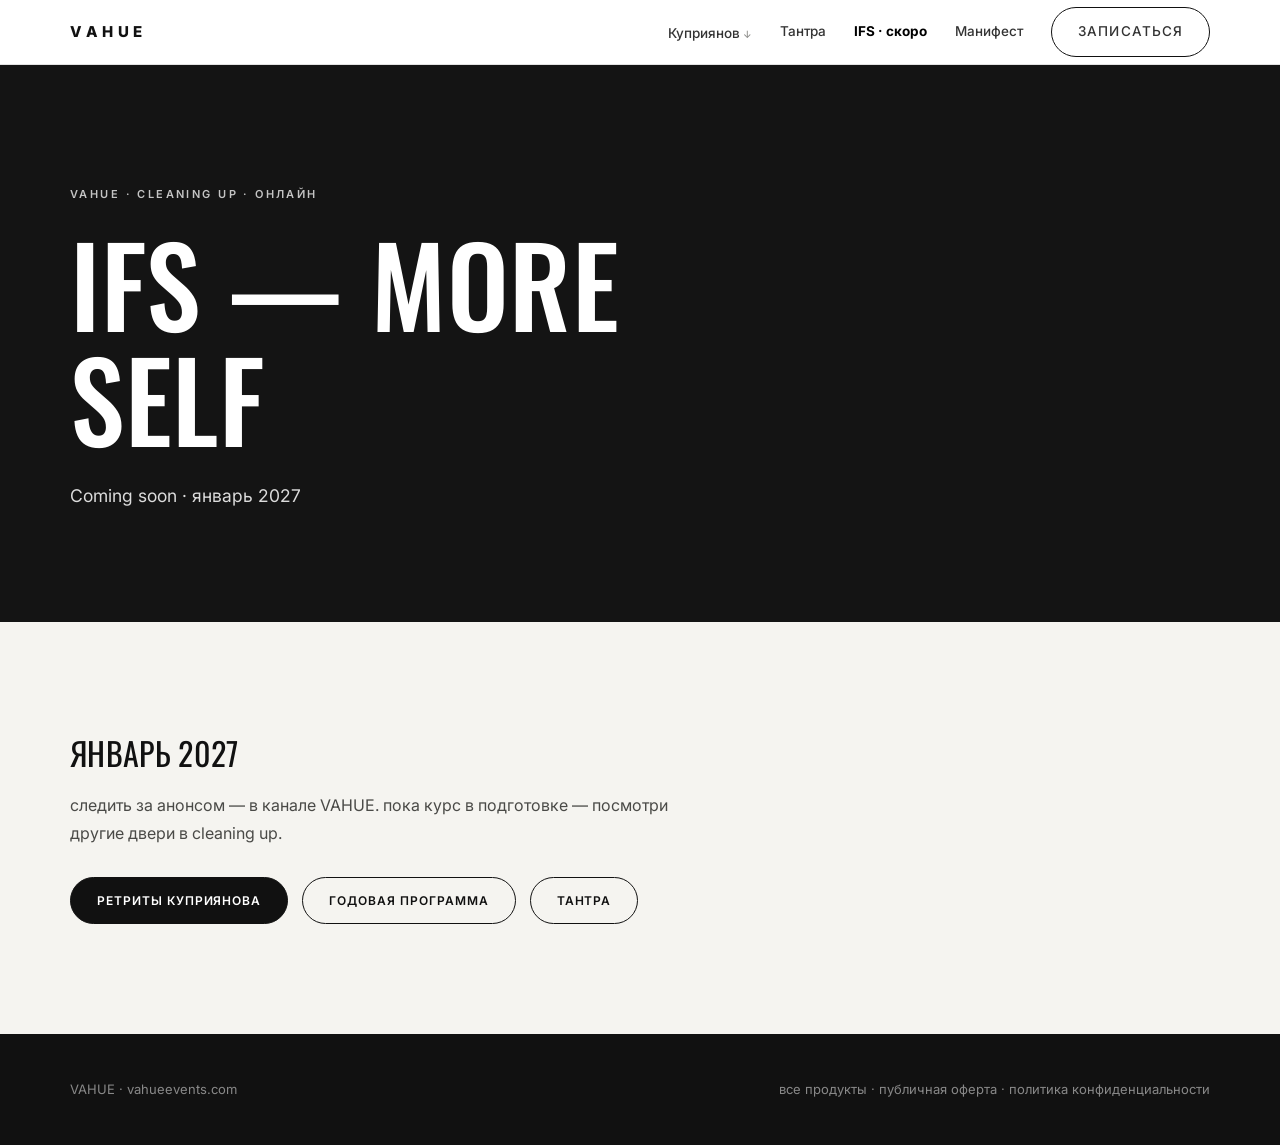
<file: ifs.html>
<!DOCTYPE html>
<html lang="ru">
<head>
<meta charset="UTF-8">
<meta name="viewport" content="width=device-width, initial-scale=1.0">
<title>IFS — More Self · Coming soon · VAHUE</title>
<link rel="preconnect" href="https://fonts.googleapis.com">
<link rel="preconnect" href="https://fonts.gstatic.com" crossorigin>
<link href="https://fonts.googleapis.com/css2?family=Oswald:wght@400;500;600&family=Inter:wght@400;500;600;700;800&display=swap" rel="stylesheet">
<link rel="stylesheet" href="landing.css">
</head>
<body>

<nav>
  <div class="wrap">
    <a class="logo" href="index.html">VAHUE</a>
    <div class="nav-links">
      <div class="dd">
        <a href="kupri.html">Куприянов</a>
        <div class="dd-menu"><div class="inner">
          <a href="kupri.html">3-дневный ретрит</a>
          <a href="godovaya.html">Годовая программа</a>
        </div></div>
      </div>
      <a href="tantra.html">Тантра</a>
      <a href="ifs.html" class="on">IFS · скоро</a>
      <a href="manifesto.html">Манифест</a>
      <a class="pill" href="https://t.me/Istima">Записаться</a>
    </div>
  </div>
</nav>

<!-- HERO -->
<header class="hero flat">
  <div class="wrap">
    <div class="kicker">Vahue · Cleaning Up · онлайн</div>
    <h1 class="display">IFS — More Self</h1>
    <p class="lede">Coming soon · январь 2027</p>
  </div>
</header>

<!-- CTA -->
<section class="cream">
  <div class="wrap">
    <div class="bigquote rv">январь 2027</div>
    <p class="rv" style="margin:18px 0 30px">следить за анонсом — в канале VAHUE. пока курс в подготовке — посмотри другие двери в cleaning up.</p>
    <div class="rv" style="display:flex;gap:14px;flex-wrap:wrap">
      <a class="pill solid" href="kupri.html">Ретриты Куприянова</a>
      <a class="pill" href="godovaya.html">Годовая программа</a>
      <a class="pill" href="tantra.html">Тантра</a>
    </div>
  </div>
</section>

<footer>
  <div class="wrap">
    <div>VAHUE · vahueevents.com</div>
    <div><a href="index.html">все продукты</a> · <a href="#">публичная оферта</a> · <a href="#">политика конфиденциальности</a></div>
  </div>
</footer>

<script>
const io = new IntersectionObserver((es)=>{es.forEach(e=>{if(e.isIntersecting){e.target.classList.add('in');io.unobserve(e.target)}})},{threshold:.12});
document.querySelectorAll('.rv').forEach(el=>io.observe(el));
</script>
</body>
</html>
</file>
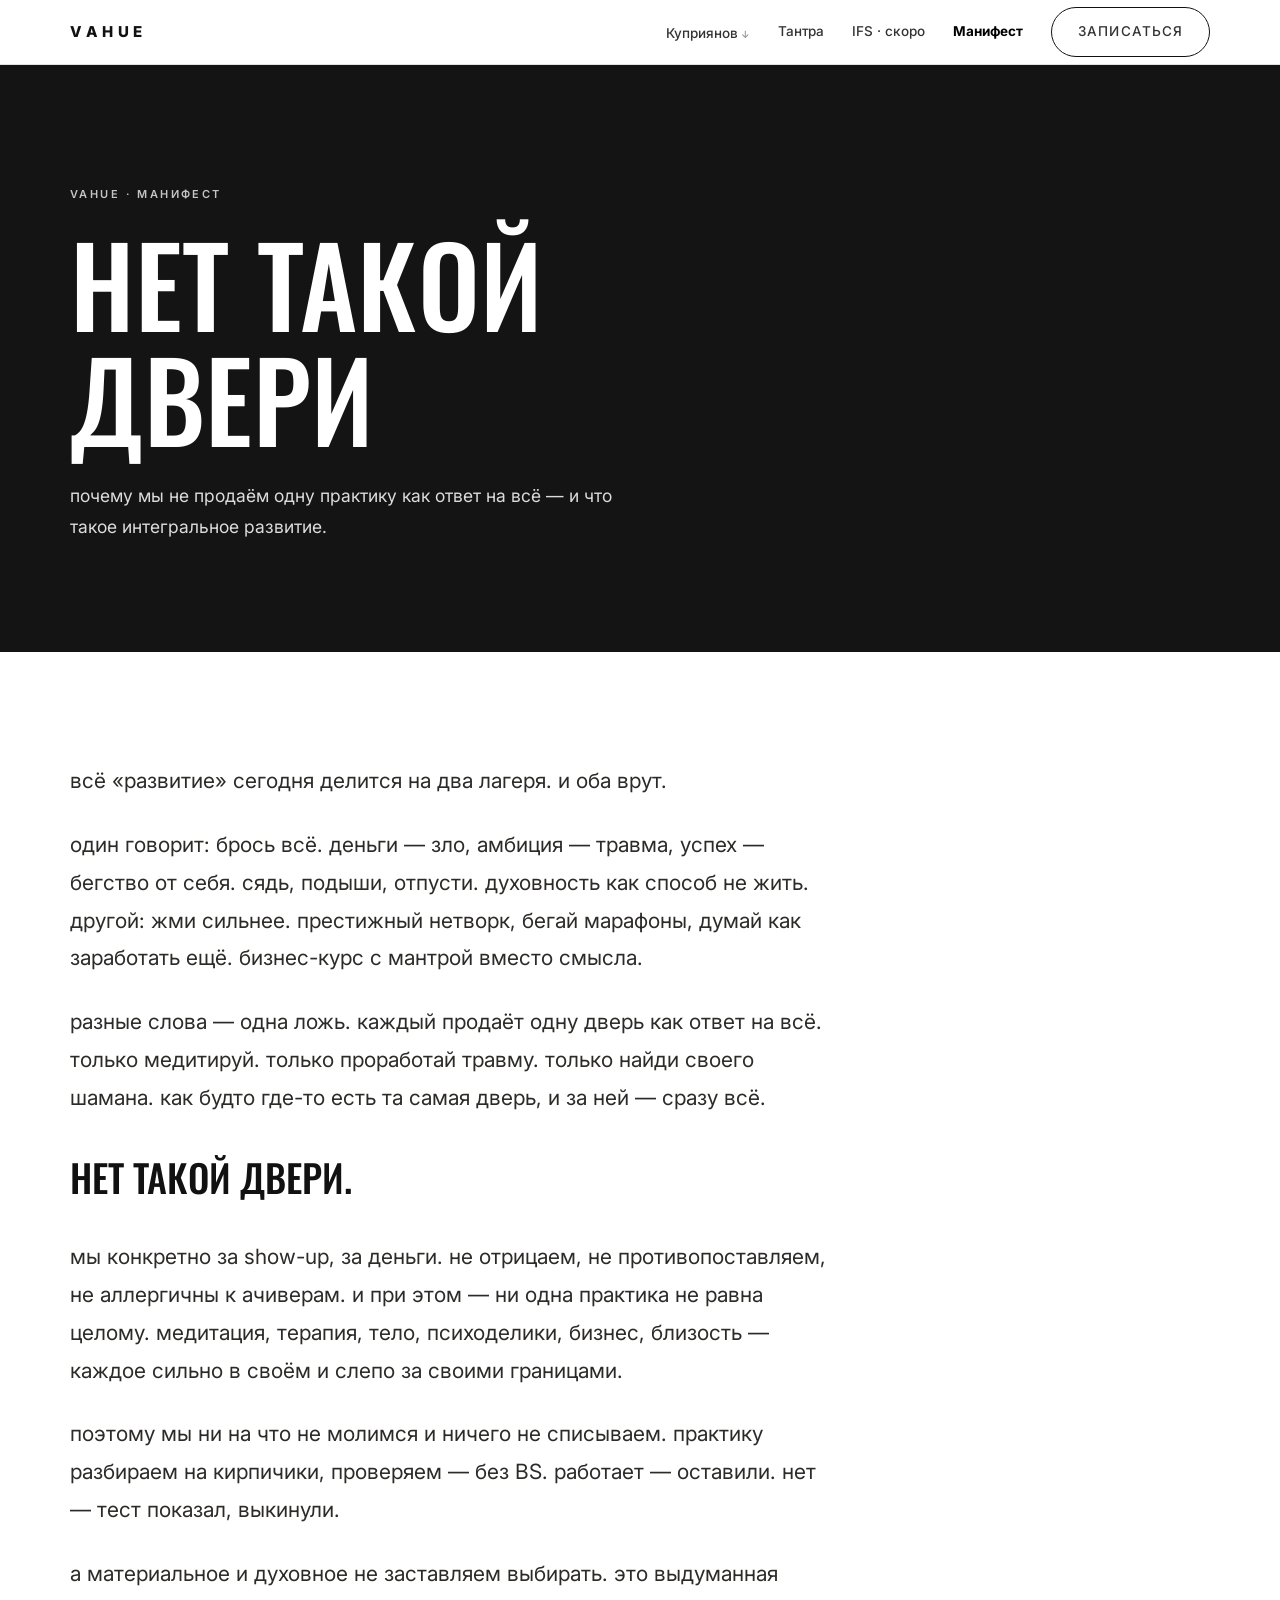
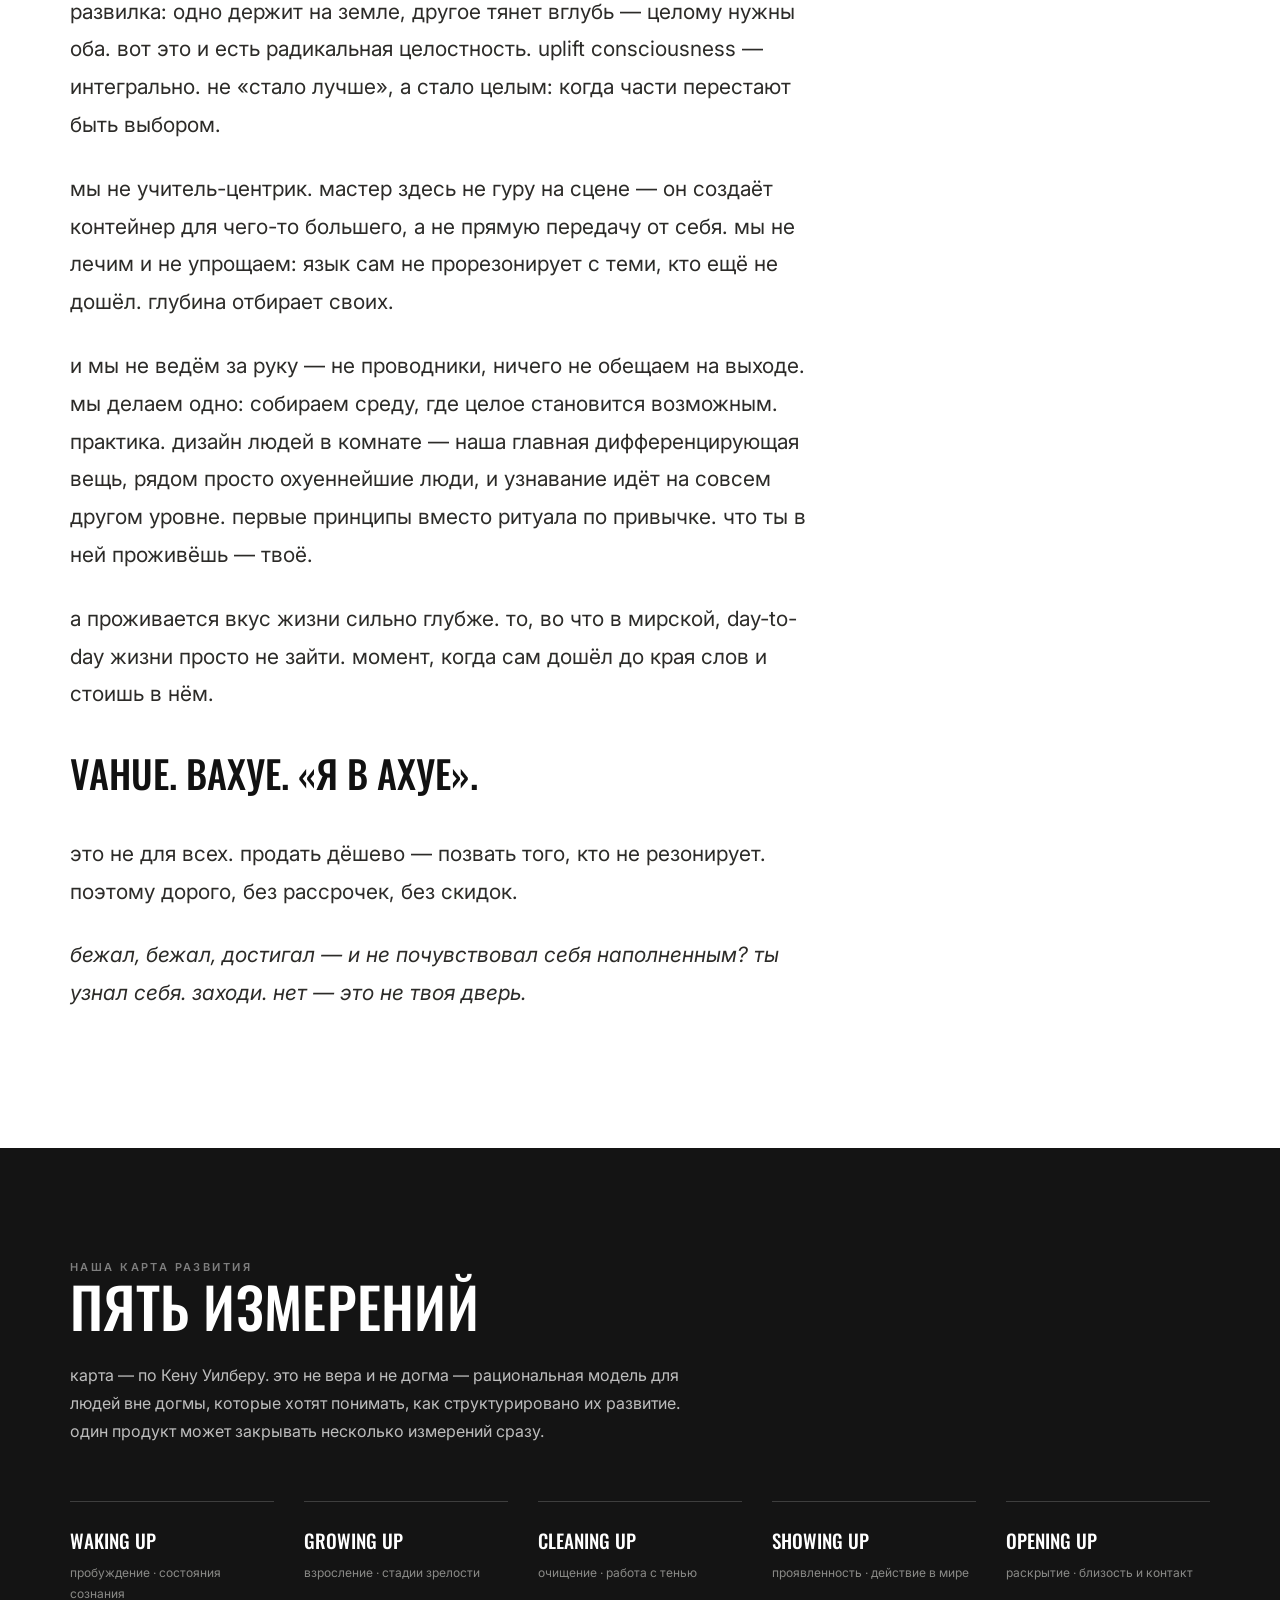
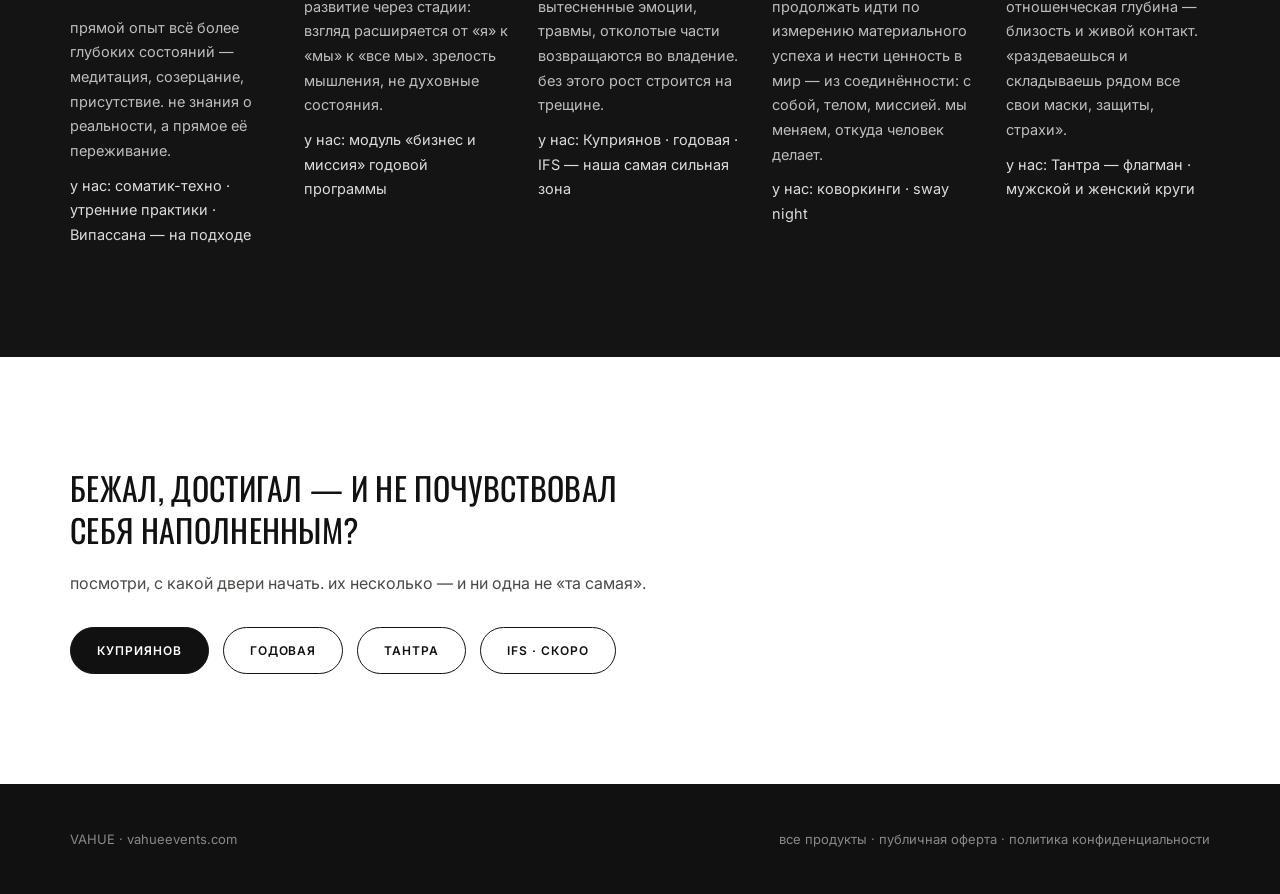
<file: manifesto.html>
<!DOCTYPE html>
<html lang="ru">
<head>
<meta charset="UTF-8">
<meta name="viewport" content="width=device-width, initial-scale=1.0">
<title>Манифест · интегральное развитие · VAHUE</title>
<link rel="preconnect" href="https://fonts.googleapis.com">
<link rel="preconnect" href="https://fonts.gstatic.com" crossorigin>
<link href="https://fonts.googleapis.com/css2?family=Oswald:wght@400;500;600&family=Inter:wght@400;500;600;700;800&display=swap" rel="stylesheet">
<link rel="stylesheet" href="landing.css">
</head>
<body>

<nav>
  <div class="wrap">
    <a class="logo" href="index.html">VAHUE</a>
    <div class="nav-links">
      <div class="dd">
        <a href="kupri.html">Куприянов</a>
        <div class="dd-menu"><div class="inner">
          <a href="kupri.html">3-дневный ретрит</a>
          <a href="godovaya.html">Годовая программа</a>
        </div></div>
      </div>
      <a href="tantra.html">Тантра</a>
      <a href="ifs.html">IFS · скоро</a>
      <a href="manifesto.html" class="on">Манифест</a>
      <a class="pill" href="https://t.me/Istima">Записаться</a>
    </div>
  </div>
</nav>

<!-- HERO -->
<header class="hero flat">
  <div class="wrap">
    <div class="kicker">Vahue · Манифест</div>
    <h1 class="display">Нет такой двери</h1>
    <p class="lede">почему мы не продаём одну практику как ответ на всё — и что такое интегральное развитие.</p>
  </div>
</header>

<!-- МАНИФЕСТ -->
<section>
  <div class="wrap">
    <div class="mtext">
      <p class="rv">всё «развитие» сегодня делится на два лагеря. и оба врут.</p>
      <p class="rv">один говорит: брось всё. деньги — зло, амбиция — травма, успех — бегство от себя. сядь, подыши, отпусти. духовность как способ не жить.<br>другой: жми сильнее. престижный нетворк, бегай марафоны, думай как заработать ещё. бизнес-курс с мантрой вместо смысла.</p>
      <p class="rv">разные слова — одна ложь. каждый продаёт одну дверь как ответ на всё. только медитируй. только проработай травму. только найди своего шамана. как будто где-то есть та самая дверь, и за ней — сразу всё.</p>
      <p class="hit rv">нет такой двери.</p>
      <p class="rv">мы конкретно за show-up, за деньги. не отрицаем, не противопоставляем, не аллергичны к ачиверам. и при этом — ни одна практика не равна целому. медитация, терапия, тело, психоделики, бизнес, близость — каждое сильно в своём и слепо за своими границами.</p>
      <p class="rv">поэтому мы ни на что не молимся и ничего не списываем. практику разбираем на кирпичики, проверяем — без BS. работает — оставили. нет — тест показал, выкинули.</p>
      <p class="rv">а материальное и духовное не заставляем выбирать. это выдуманная развилка: одно держит на земле, другое тянет вглубь — целому нужны оба. вот это и есть радикальная целостность. uplift consciousness — интегрально. не «стало лучше», а стало целым: когда части перестают быть выбором.</p>
      <p class="rv">мы не учитель-центрик. мастер здесь не гуру на сцене — он создаёт контейнер для чего-то большего, а не прямую передачу от себя. мы не лечим и не упрощаем: язык сам не прорезонирует с теми, кто ещё не дошёл. глубина отбирает своих.</p>
      <p class="rv">и мы не ведём за руку — не проводники, ничего не обещаем на выходе. мы делаем одно: собираем среду, где целое становится возможным. практика. дизайн людей в комнате — наша главная дифференцирующая вещь, рядом просто охуеннейшие люди, и узнавание идёт на совсем другом уровне. первые принципы вместо ритуала по привычке. что ты в ней проживёшь — твоё.</p>
      <p class="rv">а проживается вкус жизни сильно глубже. то, во что в мирской, day-to-day жизни просто не зайти. момент, когда сам дошёл до края слов и стоишь в нём.</p>
      <p class="hit rv">vahue. вахуе. «я в ахуе».</p>
      <p class="rv">это не для всех. продать дёшево — позвать того, кто не резонирует. поэтому дорого, без рассрочек, без скидок.</p>
      <p class="fin rv">бежал, бежал, достигал — и не почувствовал себя наполненным? ты узнал себя. заходи. нет — это не твоя дверь.</p>
    </div>
  </div>
</section>

<!-- 5 ИЗМЕРЕНИЙ -->
<section class="dark">
  <div class="wrap">
    <div class="kicker rv">Наша карта развития</div>
    <h2 class="display rv">Пять измерений</h2>
    <p class="rv">карта — по Кену Уилберу. это не вера и не догма — рациональная модель для людей вне догмы, которые хотят понимать, как структурировано их развитие. один продукт может закрывать несколько измерений сразу.</p>
    <div class="grid5">
      <div class="gcell rv">
        <div class="en">Waking Up</div><span class="ru">пробуждение · состояния сознания</span>
        <p>прямой опыт всё более глубоких состояний — медитация, созерцание, присутствие. не знания о реальности, а прямое её переживание.</p>
        <p style="margin-top:10px;color:rgba(255,255,255,.85)">у нас: соматик-техно · утренние практики · Випассана — на подходе</p>
      </div>
      <div class="gcell rv">
        <div class="en">Growing Up</div><span class="ru">взросление · стадии зрелости</span>
        <p>развитие через стадии: взгляд расширяется от «я» к «мы» к «все мы». зрелость мышления, не духовные состояния.</p>
        <p style="margin-top:10px;color:rgba(255,255,255,.85)">у нас: модуль «бизнес и миссия» годовой программы</p>
      </div>
      <div class="gcell rv">
        <div class="en">Cleaning Up</div><span class="ru">очищение · работа с тенью</span>
        <p>вытесненные эмоции, травмы, отколотые части возвращаются во владение. без этого рост строится на трещине.</p>
        <p style="margin-top:10px;color:rgba(255,255,255,.85)">у нас: Куприянов · годовая · IFS — наша самая сильная зона</p>
      </div>
      <div class="gcell rv">
        <div class="en">Showing Up</div><span class="ru">проявленность · действие в мире</span>
        <p>продолжать идти по измерению материального успеха и нести ценность в мир — из соединённости: с собой, телом, миссией. мы меняем, откуда человек делает.</p>
        <p style="margin-top:10px;color:rgba(255,255,255,.85)">у нас: коворкинги · sway night</p>
      </div>
      <div class="gcell rv">
        <div class="en">Opening Up</div><span class="ru">раскрытие · близость и контакт</span>
        <p>отношенческая глубина — близость и живой контакт. «раздеваешься и складываешь рядом все свои маски, защиты, страхи».</p>
        <p style="margin-top:10px;color:rgba(255,255,255,.85)">у нас: Тантра — флагман · мужской и женский круги</p>
      </div>
    </div>
  </div>
</section>

<!-- CTA -->
<section>
  <div class="wrap">
    <div class="bigquote rv">бежал, достигал — и не почувствовал себя наполненным?</div>
    <p class="rv" style="margin:18px 0 30px">посмотри, с какой двери начать. их несколько — и ни одна не «та самая».</p>
    <div class="rv" style="display:flex;gap:14px;flex-wrap:wrap">
      <a class="pill solid" href="kupri.html">Куприянов</a>
      <a class="pill" href="godovaya.html">Годовая</a>
      <a class="pill" href="tantra.html">Тантра</a>
      <a class="pill" href="ifs.html">IFS · скоро</a>
    </div>
  </div>
</section>

<footer>
  <div class="wrap">
    <div>VAHUE · vahueevents.com</div>
    <div><a href="index.html">все продукты</a> · <a href="#">публичная оферта</a> · <a href="#">политика конфиденциальности</a></div>
  </div>
</footer>

<script>
const io = new IntersectionObserver((es)=>{es.forEach(e=>{if(e.isIntersecting){e.target.classList.add('in');io.unobserve(e.target)}})},{threshold:.12});
document.querySelectorAll('.rv').forEach(el=>io.observe(el));
</script>
</body>
</html>
</file>
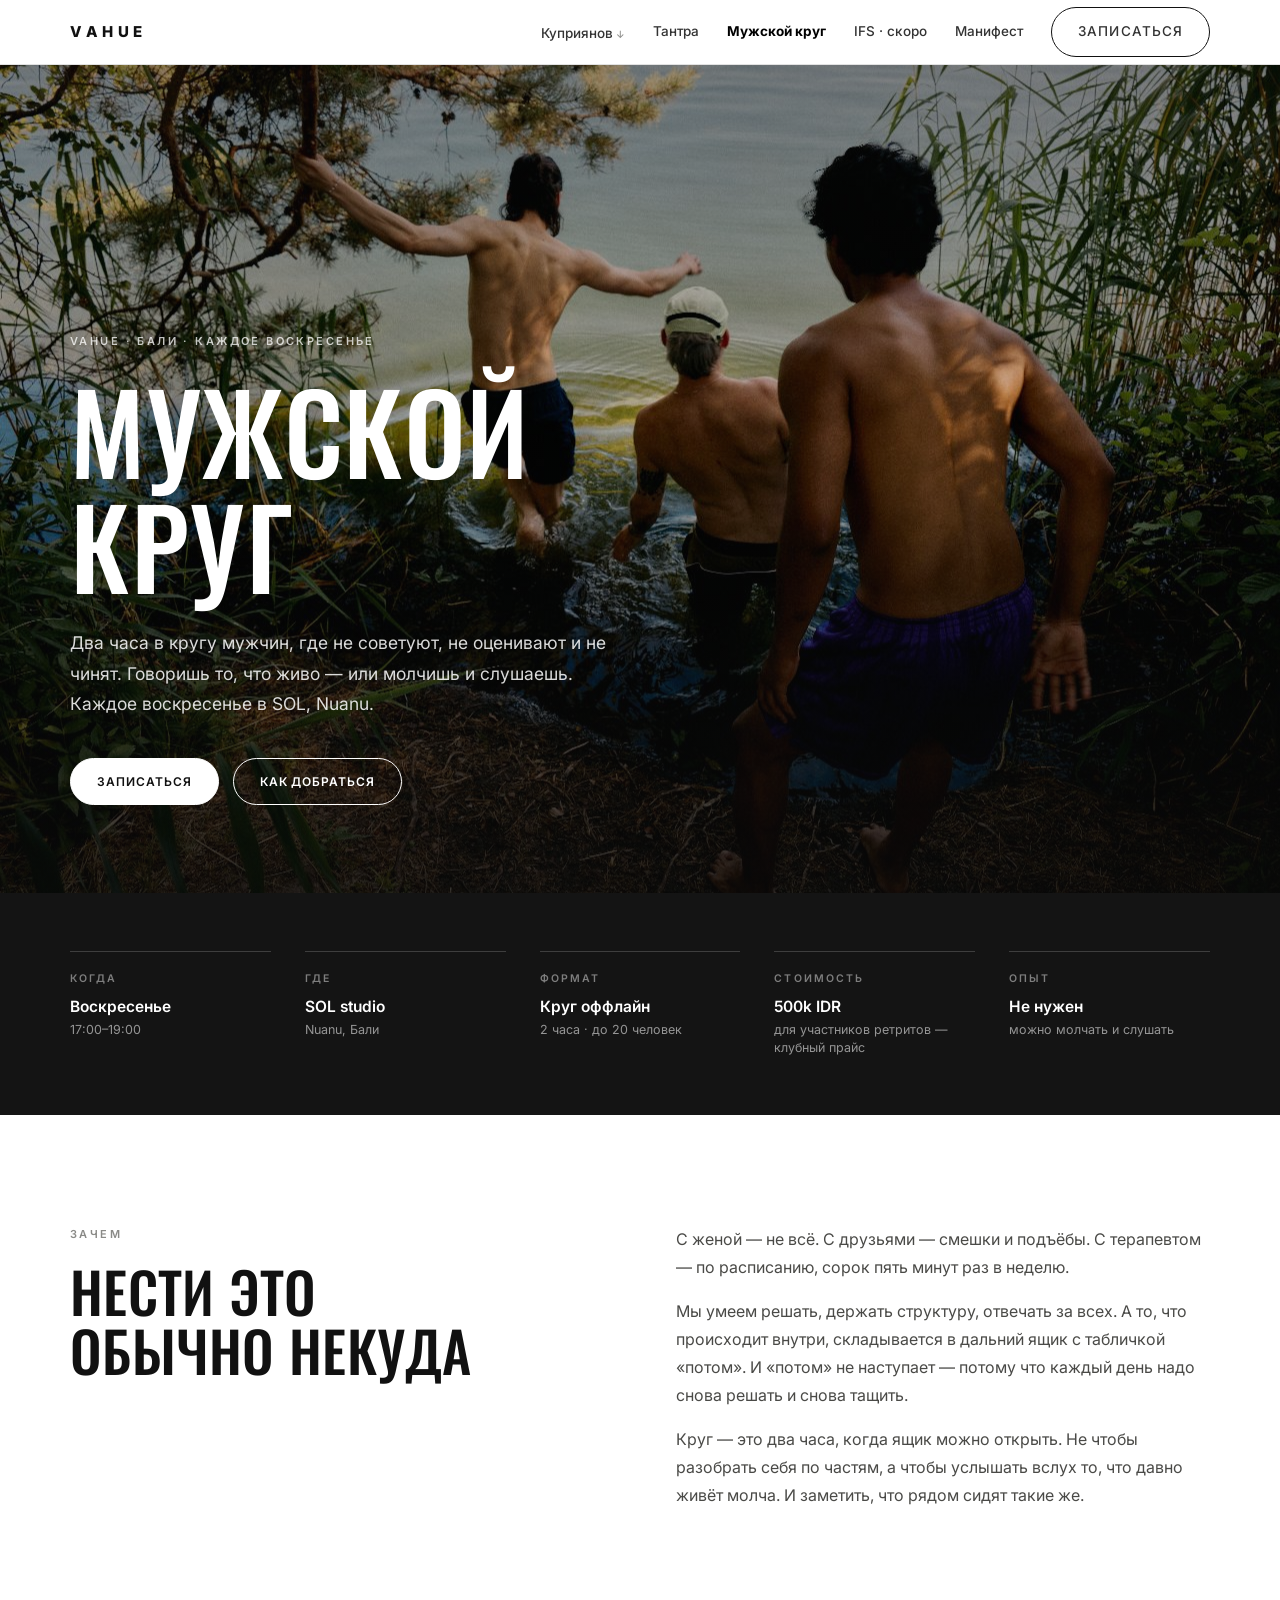
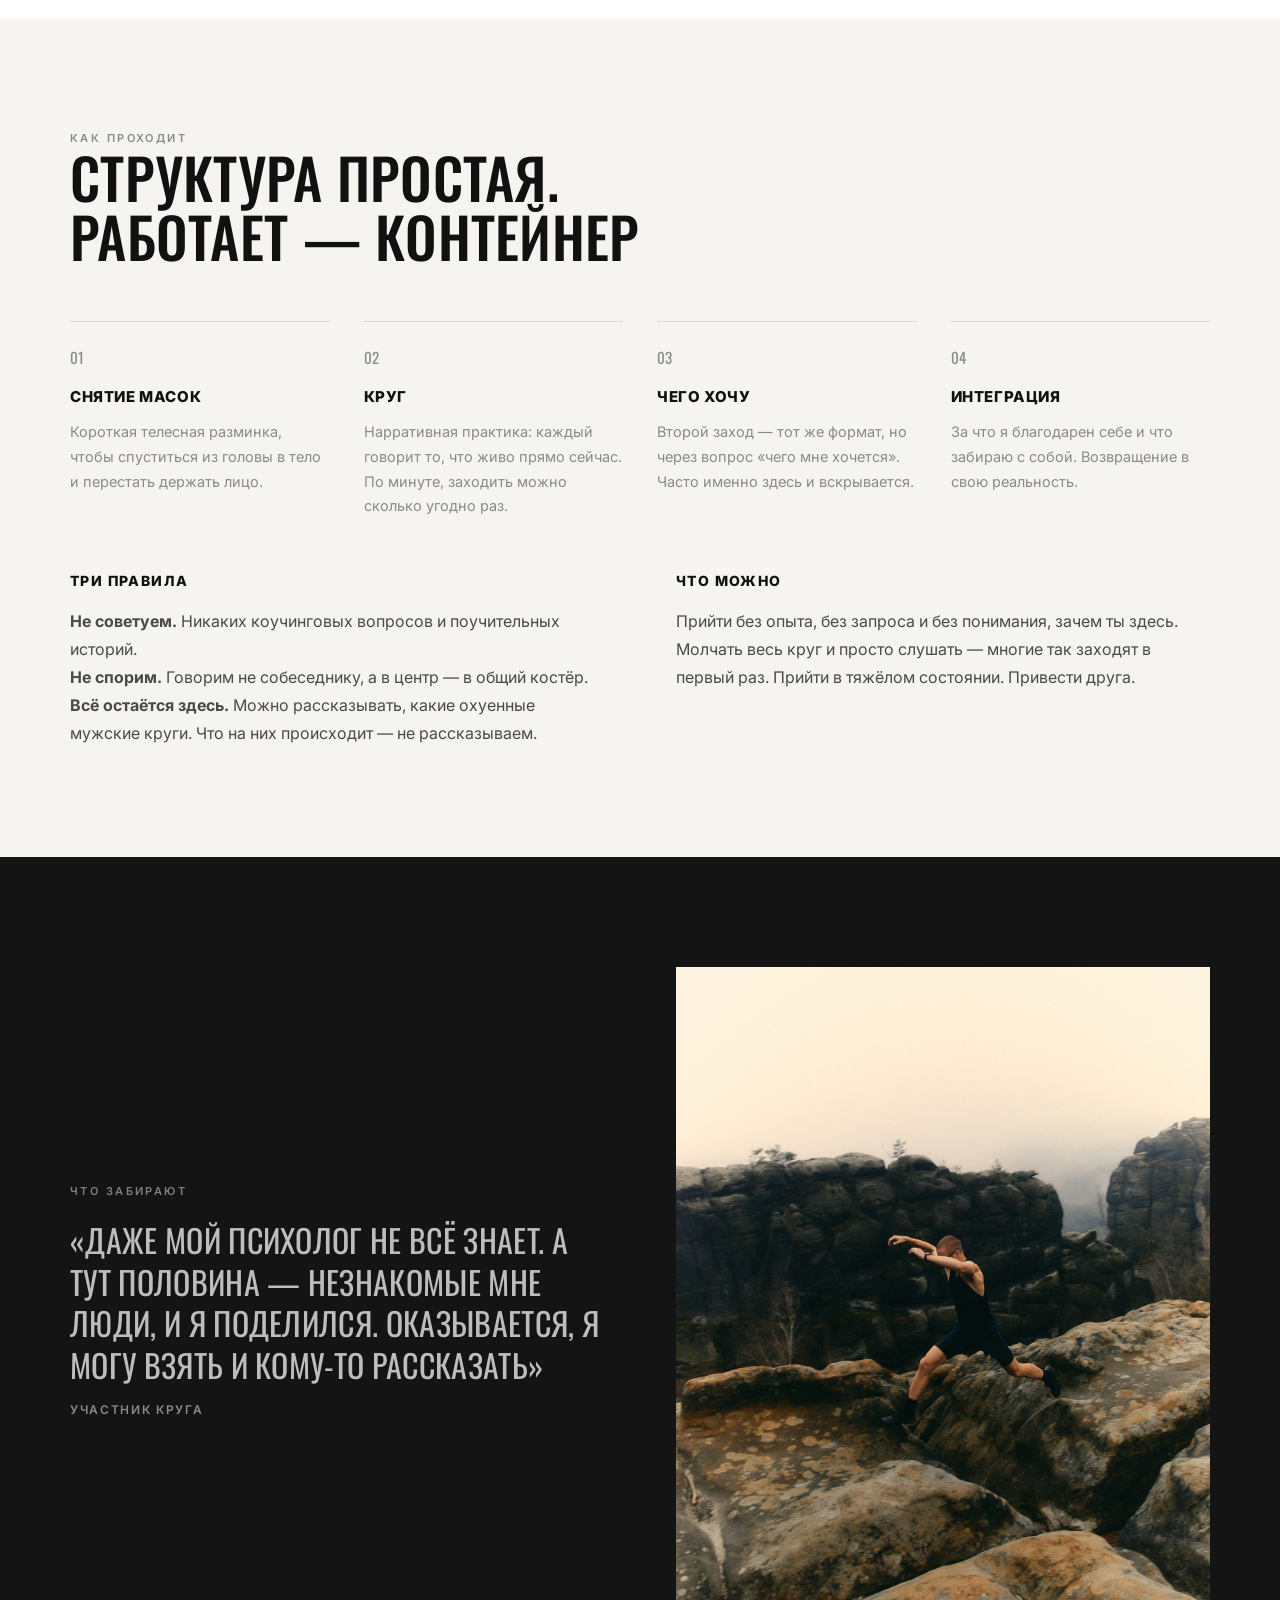
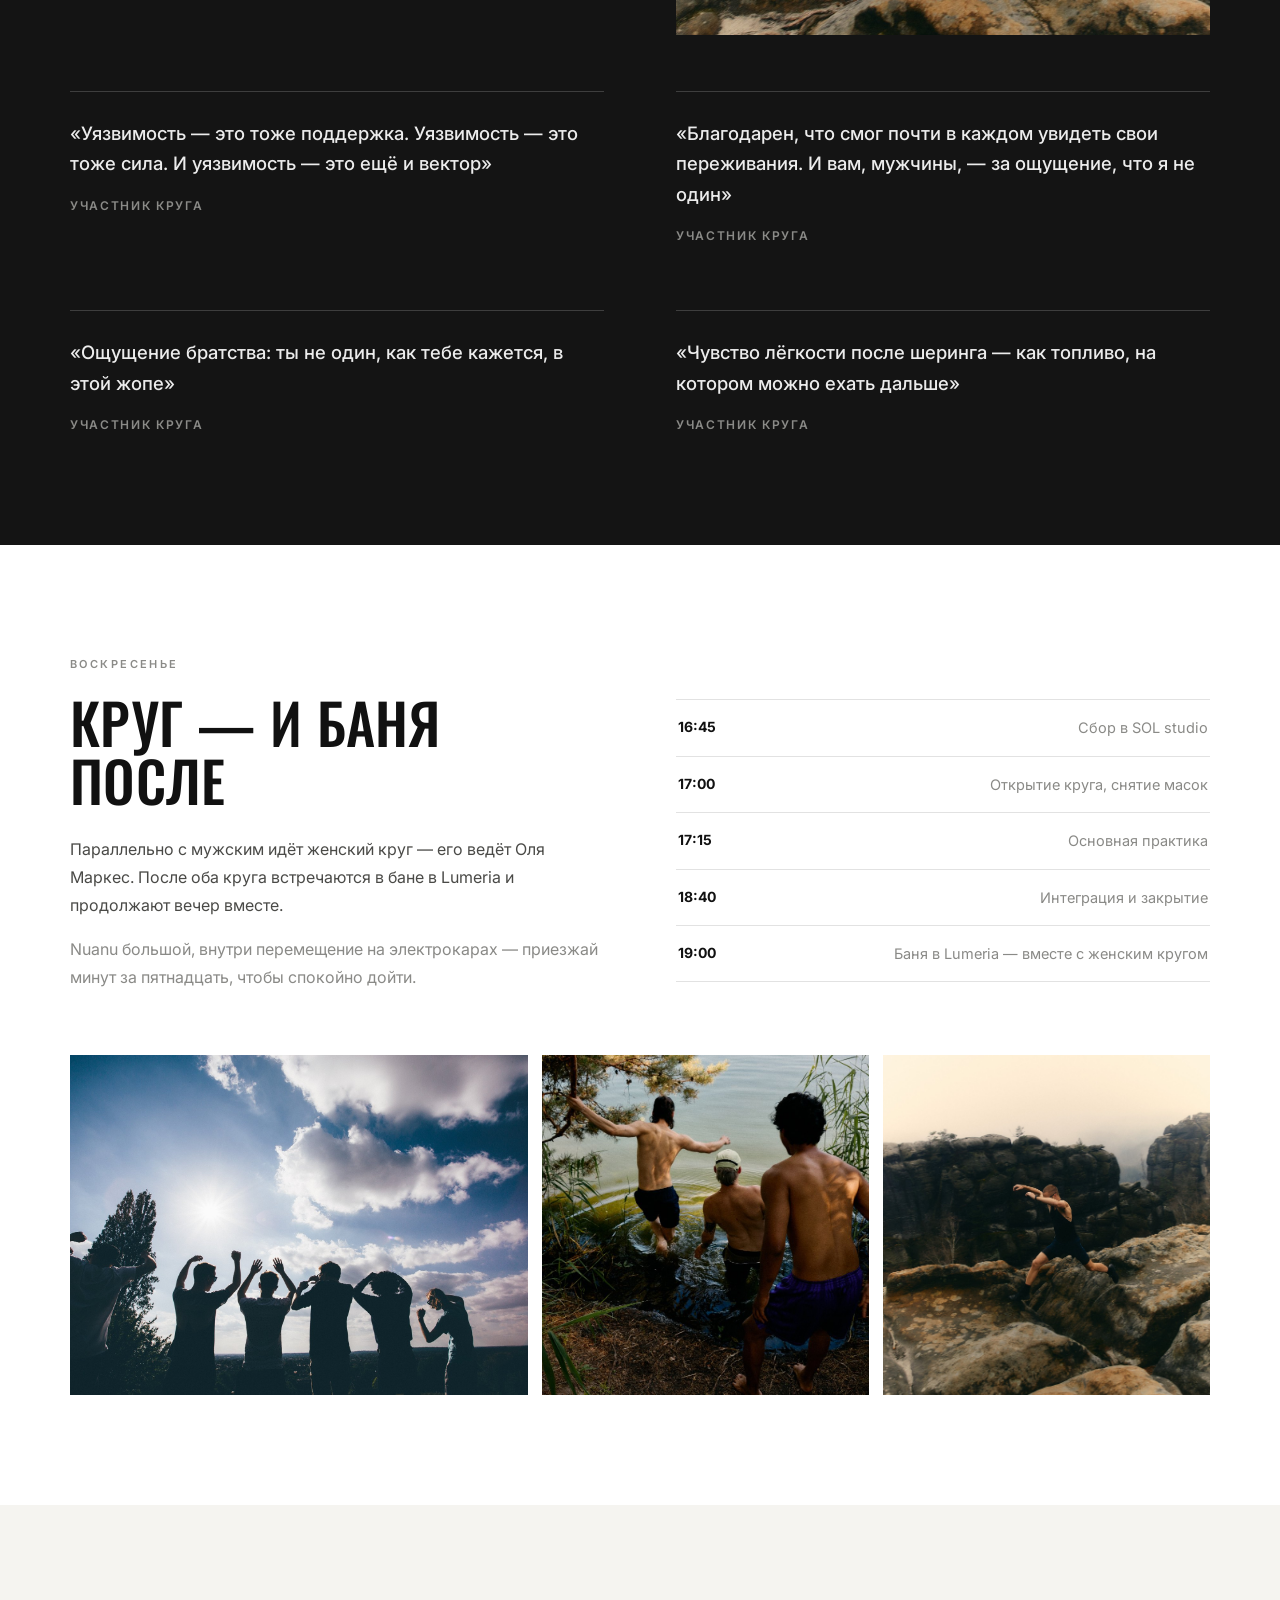
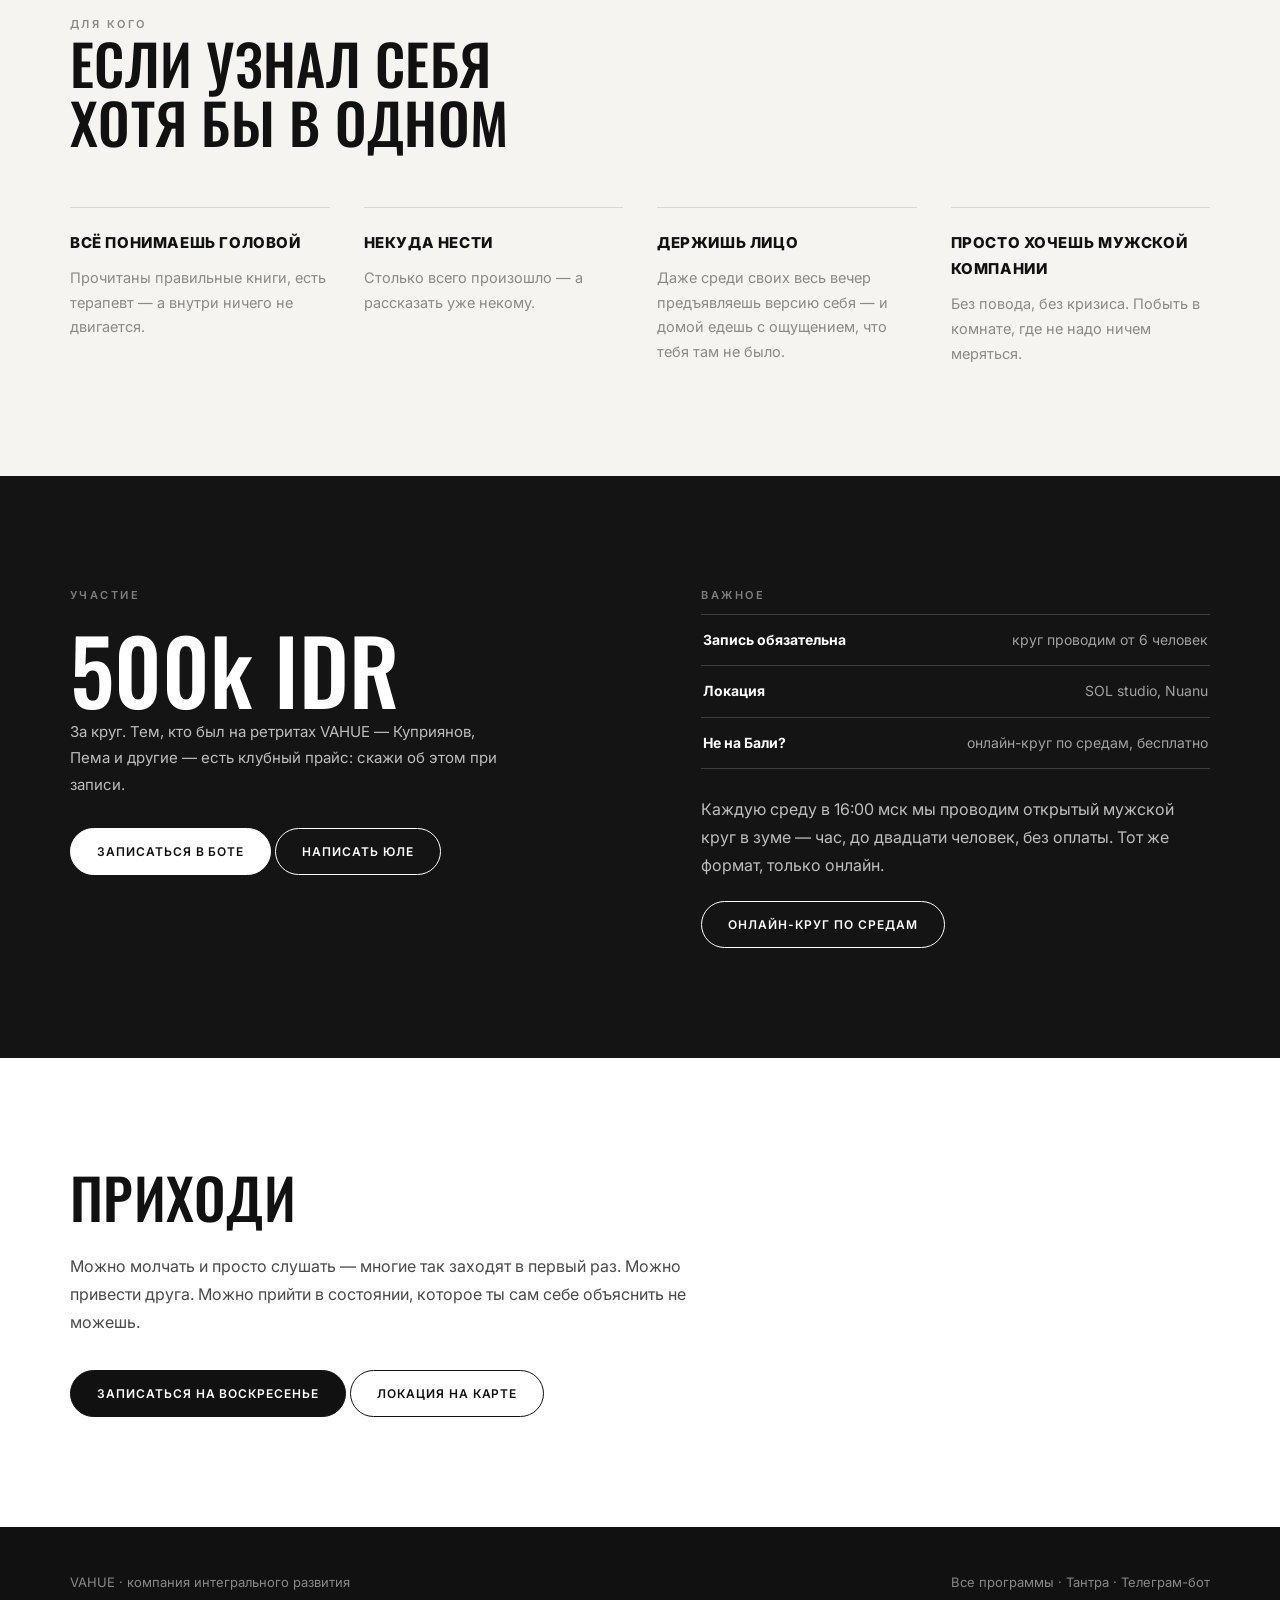
<file: men.html>
<!DOCTYPE html>
<html lang="ru">
<head>
<meta charset="UTF-8">
<meta name="viewport" content="width=device-width, initial-scale=1.0">
<title>Мужской круг — каждое воскресенье · SOL, Nuanu · Бали · VAHUE</title>
<meta name="description" content="Мужской круг VAHUE на Бали: каждое воскресенье, 17:00–19:00, SOL studio, Nuanu. Два часа, где не советуют, не оценивают и не чинят.">
<link rel="preconnect" href="https://fonts.googleapis.com">
<link rel="preconnect" href="https://fonts.gstatic.com" crossorigin>
<link href="https://fonts.googleapis.com/css2?family=Oswald:wght@400;500;600&family=Inter:wght@400;500;600;700;800&display=swap" rel="stylesheet">
<link rel="stylesheet" href="landing.css">
</head>
<body>

<nav>
  <div class="wrap">
    <a class="logo" href="index.html">VAHUE</a>
    <div class="nav-links">
      <div class="dd">
        <a href="kupri.html">Куприянов</a>
        <div class="dd-menu"><div class="inner">
          <a href="kupri.html">3-дневный ретрит</a>
          <a href="godovaya.html">Годовая программа</a>
        </div></div>
      </div>
      <a href="tantra.html">Тантра</a>
      <a href="men.html" class="on">Мужской круг</a>
      <a href="ifs.html">IFS · скоро</a>
      <a href="manifesto.html">Манифест</a>
      <a class="pill" href="https://t.me/vahueeventsbot?start=balibro">Записаться</a>
    </div>
  </div>
</nav>

<!-- HERO -->
<header class="hero">
  <div class="bg" style="background-image:url('photos/men_water.jpg');background-position:center 58%"></div>
  <div class="shade"></div>
  <div class="wrap">
    <div class="kicker">Vahue · Бали · каждое воскресенье</div>
    <h1 class="display">Мужской круг</h1>
    <p class="lede">Два часа в кругу мужчин, где не советуют, не оценивают и не чинят. Говоришь то, что живо — или молчишь и слушаешь. Каждое воскресенье в SOL, Nuanu.</p>
    <div class="cta-row">
      <a class="pill light-solid" href="https://t.me/vahueeventsbot?start=balibro">Записаться</a>
      <a class="pill light" href="https://maps.app.goo.gl/5P5YQ8NzY2eLhKPc7">Как добраться</a>
    </div>
  </div>
</header>

<!-- FACT BAR -->
<div class="facts">
  <div class="wrap">
    <div class="grid g5">
      <div class="fact rv"><div class="l">Когда</div><div class="v">Воскресенье<small>17:00–19:00</small></div></div>
      <div class="fact rv"><div class="l">Где</div><div class="v">SOL studio<small>Nuanu, Бали</small></div></div>
      <div class="fact rv"><div class="l">Формат</div><div class="v">Круг оффлайн<small>2 часа · до 20 человек</small></div></div>
      <div class="fact rv"><div class="l">Стоимость</div><div class="v">500k IDR<small>для участников ретритов — клубный прайс</small></div></div>
      <div class="fact rv"><div class="l">Опыт</div><div class="v">Не нужен<small>можно молчать и слушать</small></div></div>
    </div>
  </div>
</div>

<!-- ЗАЧЕМ -->
<section>
  <div class="wrap">
    <div class="split top">
      <div class="rv">
        <div class="kicker">Зачем</div>
        <h2 class="display">Нести это<br>обычно некуда</h2>
      </div>
      <div class="rv">
        <p>С женой — не всё. С друзьями — смешки и подъёбы. С терапевтом — по расписанию, сорок пять минут раз в неделю.</p>
        <p>Мы умеем решать, держать структуру, отвечать за всех. А то, что происходит внутри, складывается в дальний ящик с табличкой «потом». И «потом» не наступает — потому что каждый день надо снова решать и снова тащить.</p>
        <p>Круг — это два часа, когда ящик можно открыть. Не чтобы разобрать себя по частям, а чтобы услышать вслух то, что давно живёт молча. И заметить, что рядом сидят такие же.</p>
      </div>
    </div>
  </div>
</section>

<!-- КАК ПРОХОДИТ -->
<section class="cream">
  <div class="wrap">
    <div class="kicker rv">Как проходит</div>
    <h2 class="display rv">Структура простая.<br>Работает — контейнер</h2>
    <div class="grid4">
      <div class="gcell rv">
        <div class="n">01</div>
        <h3>Снятие масок</h3>
        <p>Короткая телесная разминка, чтобы спуститься из головы в тело и перестать держать лицо.</p>
      </div>
      <div class="gcell rv">
        <div class="n">02</div>
        <h3>Круг</h3>
        <p>Нарративная практика: каждый говорит то, что живо прямо сейчас. По минуте, заходить можно сколько угодно раз.</p>
      </div>
      <div class="gcell rv">
        <div class="n">03</div>
        <h3>Чего хочу</h3>
        <p>Второй заход — тот же формат, но через вопрос «чего мне хочется». Часто именно здесь и вскрывается.</p>
      </div>
      <div class="gcell rv">
        <div class="n">04</div>
        <h3>Интеграция</h3>
        <p>За что я благодарен себе и что забираю с собой. Возвращение в свою реальность.</p>
      </div>
    </div>

    <div class="two">
      <div class="rv">
        <h3>Три правила</h3>
        <p><strong>Не советуем.</strong> Никаких коучинговых вопросов и поучительных историй.<br>
        <strong>Не спорим.</strong> Говорим не собеседнику, а в центр — в общий костёр.<br>
        <strong>Всё остаётся здесь.</strong> Можно рассказывать, какие охуенные мужские круги. Что на них происходит — не рассказываем.</p>
      </div>
      <div class="rv">
        <h3>Что можно</h3>
        <p>Прийти без опыта, без запроса и без понимания, зачем ты здесь. Молчать весь круг и просто слушать — многие так заходят в первый раз. Прийти в тяжёлом состоянии. Привести друга.</p>
      </div>
    </div>
  </div>
</section>

<!-- ЧТО ЗАБИРАЮТ -->
<section class="dark">
  <div class="wrap">
    <div class="split">
      <div class="rv">
        <div class="kicker">Что забирают</div>
        <p class="bigquote">«Даже мой психолог не всё знает. А тут половина — незнакомые мне люди, и я поделился. Оказывается, я могу взять и кому-то рассказать»</p>
        <div class="q-who">участник круга</div>
      </div>
      <div class="rv">
        <img class="photo-tall" src="photos/men_rocks.jpg" alt="">
      </div>
    </div>

    <div class="t-grid">
      <div class="t-cell rv">
        <p class="tq">«Уязвимость — это тоже поддержка. Уязвимость — это тоже сила. И уязвимость — это ещё и вектор»</p>
        <div class="q-who">участник круга</div>
      </div>
      <div class="t-cell rv">
        <p class="tq">«Благодарен, что смог почти в каждом увидеть свои переживания. И вам, мужчины, — за ощущение, что я не один»</p>
        <div class="q-who">участник круга</div>
      </div>
      <div class="t-cell rv">
        <p class="tq">«Ощущение братства: ты не один, как тебе кажется, в этой жопе»</p>
        <div class="q-who">участник круга</div>
      </div>
      <div class="t-cell rv">
        <p class="tq">«Чувство лёгкости после шеринга — как топливо, на котором можно ехать дальше»</p>
        <div class="q-who">участник круга</div>
      </div>
    </div>
  </div>
</section>

<!-- ВОСКРЕСЕНЬЕ -->
<section>
  <div class="wrap">
    <div class="split top">
      <div class="rv">
        <div class="kicker">Воскресенье</div>
        <h2 class="display">Круг — и баня<br>после</h2>
        <p>Параллельно с мужским идёт женский круг — его ведёт Оля Маркес. После оба круга встречаются в бане в Lumeria и продолжают вечер вместе.</p>
        <p class="gray">Nuanu большой, внутри перемещение на электрокарах — приезжай минут за пятнадцать, чтобы спокойно дойти.</p>
      </div>
      <div class="rv">
        <div class="sched wide">
          <div class="row"><div class="t">16:45</div><div class="d">Сбор в SOL studio</div></div>
          <div class="row"><div class="t">17:00</div><div class="d">Открытие круга, снятие масок</div></div>
          <div class="row"><div class="t">17:15</div><div class="d">Основная практика</div></div>
          <div class="row"><div class="t">18:40</div><div class="d">Интеграция и закрытие</div></div>
          <div class="row"><div class="t">19:00</div><div class="d">Баня в Lumeria — вместе с женским кругом</div></div>
        </div>
      </div>
    </div>
    <div class="strip">
      <img src="photos/men_sky.jpg" alt="">
      <img src="photos/men_water.jpg" alt="">
      <img src="photos/men_rocks.jpg" alt="">
    </div>
  </div>
</section>

<!-- ДЛЯ КОГО -->
<section class="cream">
  <div class="wrap">
    <div class="kicker rv">Для кого</div>
    <h2 class="display rv">Если узнал себя<br>хотя бы в одном</h2>
    <div class="grid4">
      <div class="gcell rv">
        <h3>Всё понимаешь головой</h3>
        <p>Прочитаны правильные книги, есть терапевт — а внутри ничего не двигается.</p>
      </div>
      <div class="gcell rv">
        <h3>Некуда нести</h3>
        <p>Столько всего произошло — а рассказать уже некому.</p>
      </div>
      <div class="gcell rv">
        <h3>Держишь лицо</h3>
        <p>Даже среди своих весь вечер предъявляешь версию себя — и домой едешь с ощущением, что тебя там не было.</p>
      </div>
      <div class="gcell rv">
        <h3>Просто хочешь мужской компании</h3>
        <p>Без повода, без кризиса. Побыть в комнате, где не надо ничем меряться.</p>
      </div>
    </div>
  </div>
</section>

<!-- ЦЕНА / ЗАПИСЬ -->
<section class="dark price-sec">
  <div class="wrap">
    <div class="inner">
      <div class="rv">
        <div class="kicker">Участие</div>
        <div class="price-big">500k IDR</div>
        <p class="price-sub">За круг. Тем, кто был на ретритах VAHUE — Куприянов, Пема и другие — есть клубный прайс: скажи об этом при записи.</p>
        <div class="cta-row">
          <a class="pill light-solid" href="https://t.me/vahueeventsbot?start=balibro">Записаться в боте</a>
          <a class="pill light" href="https://t.me/Yuliya_Pr">Написать Юле</a>
        </div>
      </div>
      <div class="rv">
        <div class="kicker">Важное</div>
        <div class="cancel">
          <div class="row"><b>Запись обязательна</b><span>круг проводим от 6 человек</span></div>
          <div class="row"><b>Локация</b><span>SOL studio, Nuanu</span></div>
          <div class="row"><b>Не на Бали?</b><span>онлайн-круг по средам, бесплатно</span></div>
        </div>
        <p style="margin-top:26px">Каждую среду в 16:00 мск мы проводим открытый мужской круг в зуме — час, до двадцати человек, без оплаты. Тот же формат, только онлайн.</p>
        <div class="cta-row" style="margin-top:22px">
          <a class="pill light" href="https://t.me/vahueeventsbot?start=tantramencircle">Онлайн-круг по средам</a>
        </div>
      </div>
    </div>
  </div>
</section>

<!-- FINAL -->
<section>
  <div class="wrap">
    <div class="rv" style="max-width:760px">
      <h2 class="display">Приходи</h2>
      <p>Можно молчать и просто слушать — многие так заходят в первый раз. Можно привести друга. Можно прийти в состоянии, которое ты сам себе объяснить не можешь.</p>
      <div class="cta-row" style="margin-top:34px">
        <a class="pill solid" href="https://t.me/vahueeventsbot?start=balibro">Записаться на воскресенье</a>
        <a class="pill" href="https://maps.app.goo.gl/5P5YQ8NzY2eLhKPc7">Локация на карте</a>
      </div>
    </div>
  </div>
</section>

<footer>
  <div class="wrap">
    <div>VAHUE · компания интегрального развития</div>
    <div>
      <a href="index.html">Все программы</a> ·
      <a href="tantra.html">Тантра</a> ·
      <a href="https://t.me/vahueeventsbot">Телеграм-бот</a>
    </div>
  </div>
</footer>

<script>
const io = new IntersectionObserver((es)=>{es.forEach(e=>{if(e.isIntersecting){e.target.classList.add('in');io.unobserve(e.target)}})},{threshold:.12});
document.querySelectorAll('.rv').forEach(el=>io.observe(el));
</script>
</body>
</html>
</file>
<file: landing.css>
/* VAHUE landing v1 — shared design code (клон praviloworld) */
:root{
  --white:#fff; --cream:#F5F4F0; --greige:#E8E6E1; --dark:#141414; --ink:#111;
  --gray:#8A8A87; --hair:rgba(17,17,17,.12); --hair-w:rgba(255,255,255,.18);
  --maxw:1220px;
}
*{box-sizing:border-box;margin:0;padding:0}
html{scroll-behavior:smooth}
body{background:var(--white);color:var(--ink);font-family:'Inter',system-ui,sans-serif;font-size:16px;line-height:1.75;-webkit-font-smoothing:antialiased}
.wrap{max-width:var(--maxw);margin:0 auto;padding:0 40px}
img{display:block;max-width:100%}
a{color:inherit}

.display{font-family:'Oswald',sans-serif;font-weight:500;text-transform:uppercase;line-height:1.04;letter-spacing:.005em}
.kicker{font-size:11px;font-weight:600;letter-spacing:.22em;text-transform:uppercase;color:var(--gray)}
h2.display{font-size:clamp(34px,4.6vw,56px);margin-bottom:26px}
p{color:#4a4a47;max-width:62ch}
p+p{margin-top:16px}
p.gray{color:var(--gray)}

/* nav */
nav{position:sticky;top:0;z-index:50;background:rgba(255,255,255,.92);backdrop-filter:blur(12px);border-bottom:1px solid var(--hair)}
nav .wrap{display:flex;align-items:center;justify-content:space-between;height:64px}
.logo{font-weight:800;font-size:15px;letter-spacing:.3em;text-decoration:none}
.nav-links{display:flex;gap:28px;align-items:center}
.nav-links a{font-size:13.5px;font-weight:500;text-decoration:none;color:#333}
.nav-links a:hover{color:#000}
.nav-links a.on{color:#000;font-weight:700}
.dd{position:relative}
.dd > a::after{content:" ↓";font-size:10px;color:var(--gray)}
.dd-menu{position:absolute;top:100%;left:-18px;padding-top:10px;display:none;min-width:230px}
.dd:hover .dd-menu{display:block}
.dd-menu .inner{background:#fff;border:1px solid var(--hair);box-shadow:0 14px 34px rgba(0,0,0,.08);padding:8px 0;display:flex;flex-direction:column}
.dd-menu a{padding:11px 20px;font-size:13.5px}
.dd-menu a:hover{background:var(--cream)}

.pill{display:inline-block;font-size:12px;font-weight:600;letter-spacing:.08em;text-transform:uppercase;border:1.5px solid var(--ink);border-radius:999px;padding:12px 26px;text-decoration:none;transition:.18s;background:transparent;color:var(--ink)}
.pill:hover{background:var(--ink);color:#fff}
.pill.solid{background:var(--ink);color:#fff}
.pill.solid:hover{background:#000}
.pill.light{border-color:#fff;color:#fff}
.pill.light:hover{background:#fff;color:var(--ink)}
.pill.light-solid{border-color:#fff;background:#fff;color:var(--ink)}
.pill.light-solid:hover{background:transparent;color:#fff}

/* hero */
.hero{position:relative;min-height:92vh;display:flex;align-items:flex-end;color:#fff;overflow:hidden}
.hero .bg{position:absolute;inset:0;background-size:cover;background-repeat:no-repeat;background-position:center}
.hero .shade{position:absolute;inset:0;background:linear-gradient(180deg,rgba(10,10,10,.42) 0%,rgba(10,10,10,.18) 45%,rgba(10,10,10,.72) 100%)}
.hero .wrap{position:relative;width:100%;padding-bottom:88px}
.hero .kicker{color:rgba(255,255,255,.75);margin-bottom:22px}
.hero h1{font-size:clamp(52px,8.6vw,110px);max-width:12ch}
.hero .lede{margin:26px 0 38px;font-size:17.5px;color:rgba(255,255,255,.85);max-width:52ch}
.hero .cta-row{display:flex;gap:14px;flex-wrap:wrap}
.hero.short{min-height:64vh}
.hero.flat{background:var(--dark);min-height:auto;padding-top:120px}
.hero.flat .wrap{padding-bottom:72px}

/* fact bar */
.facts{background:var(--dark);color:#fff;padding:58px 0}
.facts .grid{display:grid;grid-template-columns:repeat(6,1fr);gap:34px}
.facts .grid.g5{grid-template-columns:repeat(5,1fr)}
.fact{border-top:1px solid var(--hair-w);padding-top:18px}
.fact .l{font-size:10.5px;font-weight:600;letter-spacing:.2em;text-transform:uppercase;color:rgba(255,255,255,.45);margin-bottom:8px}
.fact .v{font-size:15.5px;font-weight:600;line-height:1.45}
.fact .v small{display:block;font-size:12.5px;font-weight:400;color:rgba(255,255,255,.55);margin-top:2px}

/* sections */
section{padding:110px 0}
section.cream{background:var(--cream)}
section.dark{background:var(--dark);color:#fff}
section.dark p{color:rgba(255,255,255,.72)}
section.dark .kicker{color:rgba(255,255,255,.45)}
section.dark strong{color:#fff}
.split{display:grid;grid-template-columns:1fr 1fr;gap:72px;align-items:center}
.split.top{align-items:start}
.split .kicker{margin-bottom:18px}
.photo-tall{aspect-ratio:4/5;object-fit:cover;width:100%}
.photo-wide{aspect-ratio:16/10;object-fit:cover;width:100%}
.bw{filter:grayscale(1)}

/* big quote */
.bigquote{font-family:'Oswald',sans-serif;font-weight:400;text-transform:uppercase;font-size:clamp(22px,2.6vw,32px);line-height:1.3;letter-spacing:.01em;max-width:34ch;margin:0 0 14px}
.q-who{font-family:'Inter',sans-serif;font-size:12px;font-weight:600;letter-spacing:.14em;text-transform:uppercase;color:var(--gray)}

/* grids */
.grid4{display:grid;grid-template-columns:repeat(4,1fr);gap:34px;margin-top:56px}
.grid5{display:grid;grid-template-columns:repeat(5,1fr);gap:30px;margin-top:56px}
.gcell{border-top:1px solid var(--hair);padding-top:22px}
.dark .gcell{border-top-color:var(--hair-w)}
.gcell .n{font-family:'Oswald',sans-serif;font-size:15px;color:var(--gray);margin-bottom:14px}
.gcell h3{font-size:15px;font-weight:800;text-transform:uppercase;letter-spacing:.04em;margin-bottom:10px}
.gcell p{font-size:14.5px;line-height:1.7;color:var(--gray);max-width:none}
.gcell .en{font-family:'Oswald',sans-serif;font-weight:500;text-transform:uppercase;font-size:19px;margin-bottom:4px}
.gcell .ru{font-size:12px;color:var(--gray);margin-bottom:12px;display:block}

/* schedule */
.sched{margin-top:44px;max-width:560px}
.sched.wide{max-width:none}
.sched .row{display:flex;justify-content:space-between;gap:20px;border-top:1px solid var(--hair);padding:15px 2px}
.sched .row:last-child{border-bottom:1px solid var(--hair)}
.sched .t{font-weight:700;font-size:14px;white-space:nowrap}
.sched .d{color:var(--gray);font-size:14.5px;text-align:right}
.dark .sched .row{border-color:var(--hair-w)}
.dark .sched .d{color:rgba(255,255,255,.6)}

/* photo strip */
.strip{display:grid;grid-template-columns:1.4fr 1fr 1fr;gap:14px;margin-top:64px}
.strip img{width:100%;height:340px;object-fit:cover}

/* testimonials */
.t-grid{display:grid;grid-template-columns:1fr 1fr;gap:64px 72px;margin-top:56px}
.t-cell{border-top:1px solid var(--hair);padding-top:26px}
.dark .t-cell{border-top-color:var(--hair-w)}
.t-cell .tq{font-size:18.5px;line-height:1.65;font-weight:500;color:var(--ink);margin-bottom:16px;max-width:none}
.dark .t-cell .tq{color:rgba(255,255,255,.92)}
.t-cell .q-who{color:var(--gray)}

/* modules (годовая) */
.mods{display:grid;grid-template-columns:1fr 1fr;gap:14px;margin-top:56px}
.mod{border:1px solid var(--hair);background:#fff;padding:30px 32px}
.mod .m-num{font-family:'Oswald',sans-serif;font-size:14px;letter-spacing:.14em;text-transform:uppercase;color:var(--gray);margin-bottom:12px}
.mod h3{font-family:'Oswald',sans-serif;font-weight:500;text-transform:uppercase;font-size:23px;line-height:1.15;margin-bottom:12px}
.mod p{font-size:14.5px;color:var(--gray);max-width:none}
.mod .dates{margin-top:16px;font-size:13.5px;font-weight:600;border-top:1px solid var(--hair);padding-top:14px;line-height:1.9}

/* price */
.price-sec .inner{display:grid;grid-template-columns:1.1fr 1fr;gap:72px;align-items:start}
.price-big{font-family:'Oswald',sans-serif;font-weight:500;font-size:clamp(56px,7vw,92px);line-height:1;margin:18px 0 6px}
.price-sub{font-size:15px;color:rgba(255,255,255,.6);margin-bottom:30px;max-width:48ch}
.cancel{margin-top:8px}
.cancel .row{display:flex;justify-content:space-between;border-top:1px solid var(--hair-w);padding:13px 2px;font-size:14px}
.cancel .row:last-child{border-bottom:1px solid var(--hair-w)}
.cancel .row b{font-weight:700}
.cancel .row span{color:rgba(255,255,255,.6)}

/* two cols */
.two{display:grid;grid-template-columns:1fr 1fr;gap:72px;margin-top:50px}
.two h3{font-size:14px;font-weight:800;text-transform:uppercase;letter-spacing:.1em;margin-bottom:14px}
.two p{max-width:none}

/* index product cards */
.cards{display:grid;grid-template-columns:1fr 1fr;gap:18px;margin-top:64px}
.card{position:relative;display:flex;align-items:flex-end;min-height:460px;color:#fff;text-decoration:none;overflow:hidden;background:var(--dark)}
.card .bg{position:absolute;inset:0;background-size:cover;background-position:center;transition:transform .6s ease}
.card:hover .bg{transform:scale(1.04)}
.card .shade{position:absolute;inset:0;background:linear-gradient(180deg,rgba(10,10,10,.06) 30%,rgba(10,10,10,.78) 100%)}
.card .inner{position:relative;padding:34px;width:100%}
.card .c-kicker{font-size:10.5px;font-weight:600;letter-spacing:.2em;text-transform:uppercase;color:rgba(255,255,255,.65);margin-bottom:10px}
.card h3{font-family:'Oswald',sans-serif;font-weight:500;text-transform:uppercase;font-size:clamp(26px,3vw,38px);line-height:1.08;margin-bottom:10px}
.card .c-meta{font-size:13px;color:rgba(255,255,255,.75)}
.card.wide{grid-column:1/-1;min-height:420px}
.card.soon .shade{background:rgba(15,15,15,.72)}

/* manifesto */
.mtext{max-width:760px}
.mtext p{font-size:clamp(18px,1.7vw,21px);line-height:1.8;color:#2c2b28;max-width:none;margin-bottom:26px}
.mtext p.hit{font-family:'Oswald',sans-serif;font-weight:500;text-transform:uppercase;font-size:clamp(26px,3vw,38px);line-height:1.2;color:var(--ink);margin:38px 0}
.mtext p.fin{font-style:italic}

/* footer */
footer{background:var(--ink);color:rgba(255,255,255,.5);padding:44px 0;font-size:13px}
footer .wrap{display:flex;justify-content:space-between;flex-wrap:wrap;gap:12px}
footer a{color:rgba(255,255,255,.5);text-decoration:none}
footer a:hover{color:#fff}

/* reveal */
.rv{opacity:0;transform:translateY(26px);transition:opacity .7s ease,transform .7s ease}
.rv.in{opacity:1;transform:none}

@media(max-width:900px){
  .wrap{padding:0 22px}
  .nav-links{gap:16px}
  .nav-links > a:not(.pill), .nav-links .dd{display:none}
  .facts .grid,.facts .grid.g5{grid-template-columns:repeat(2,1fr);gap:26px}
  .split,.price-sec .inner,.two,.t-grid,.mods,.cards{grid-template-columns:1fr;gap:44px}
  .mods,.cards{gap:14px}
  .grid4{grid-template-columns:repeat(2,1fr)}
  .grid5{grid-template-columns:repeat(2,1fr)}
  .strip{grid-template-columns:1fr;gap:12px}
  .strip img{height:240px}
  section{padding:72px 0}
  .hero{min-height:78vh}
  .card{min-height:340px}
}
</file>
